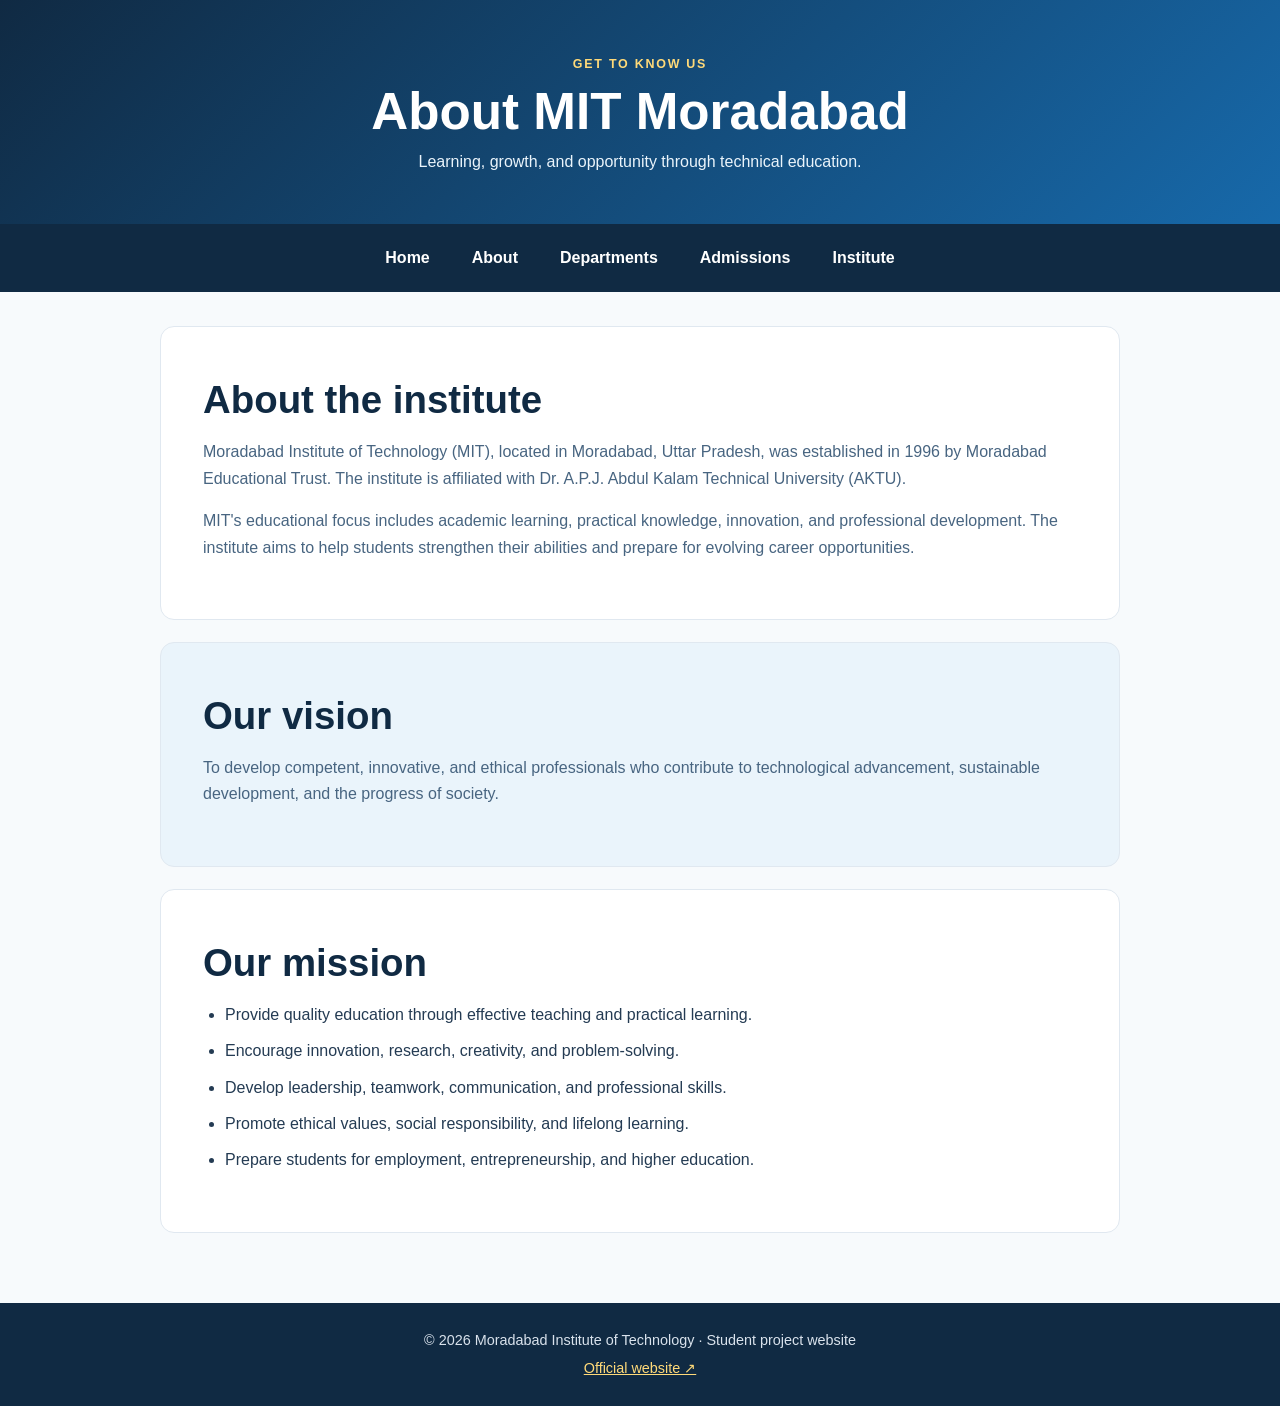
<file: about.html>
<!doctype html>
<html lang="en"><head><meta charset="utf-8"><meta name="viewport" content="width=device-width, initial-scale=1"><meta name="description" content="Learn about Moradabad Institute of Technology, its vision and mission."><title>About | MIT Moradabad</title><link rel="stylesheet" href="style.css"></head>
<body><header class="page-header"><p class="eyebrow">Get to know us</p><h1>About MIT Moradabad</h1><p>Learning, growth, and opportunity through technical education.</p></header>
<nav class="site-nav" aria-label="Main navigation">
<a href="index.html">Home</a>
<a href="about.html">About</a>
<a href="departments.html">Departments</a>
<a href="admission.html">Admissions</a>
<a href="institute.html">Institute</a>
</nav>
<main class="content-page">
<section class="content-section"><h2>About the institute</h2><p>Moradabad Institute of Technology (MIT), located in Moradabad, Uttar Pradesh, was established in 1996 by Moradabad Educational Trust. The institute is affiliated with Dr. A.P.J. Abdul Kalam Technical University (AKTU).</p><p>MIT's educational focus includes academic learning, practical knowledge, innovation, and professional development. The institute aims to help students strengthen their abilities and prepare for evolving career opportunities.</p></section>
<section class="content-section tinted"><h2>Our vision</h2><p>To develop competent, innovative, and ethical professionals who contribute to technological advancement, sustainable development, and the progress of society.</p></section>
<section class="content-section"><h2>Our mission</h2><ul class="feature-list"><li>Provide quality education through effective teaching and practical learning.</li><li>Encourage innovation, research, creativity, and problem-solving.</li><li>Develop leadership, teamwork, communication, and professional skills.</li><li>Promote ethical values, social responsibility, and lifelong learning.</li><li>Prepare students for employment, entrepreneurship, and higher education.</li></ul></section>
</main><footer class="site-footer"><p>© 2026 Moradabad Institute of Technology · Student project website</p><p><a href="https://www.mitmoradabad.edu.in/" target="_blank" rel="noopener noreferrer">Official website ↗</a></p></footer></body></html>
</file>
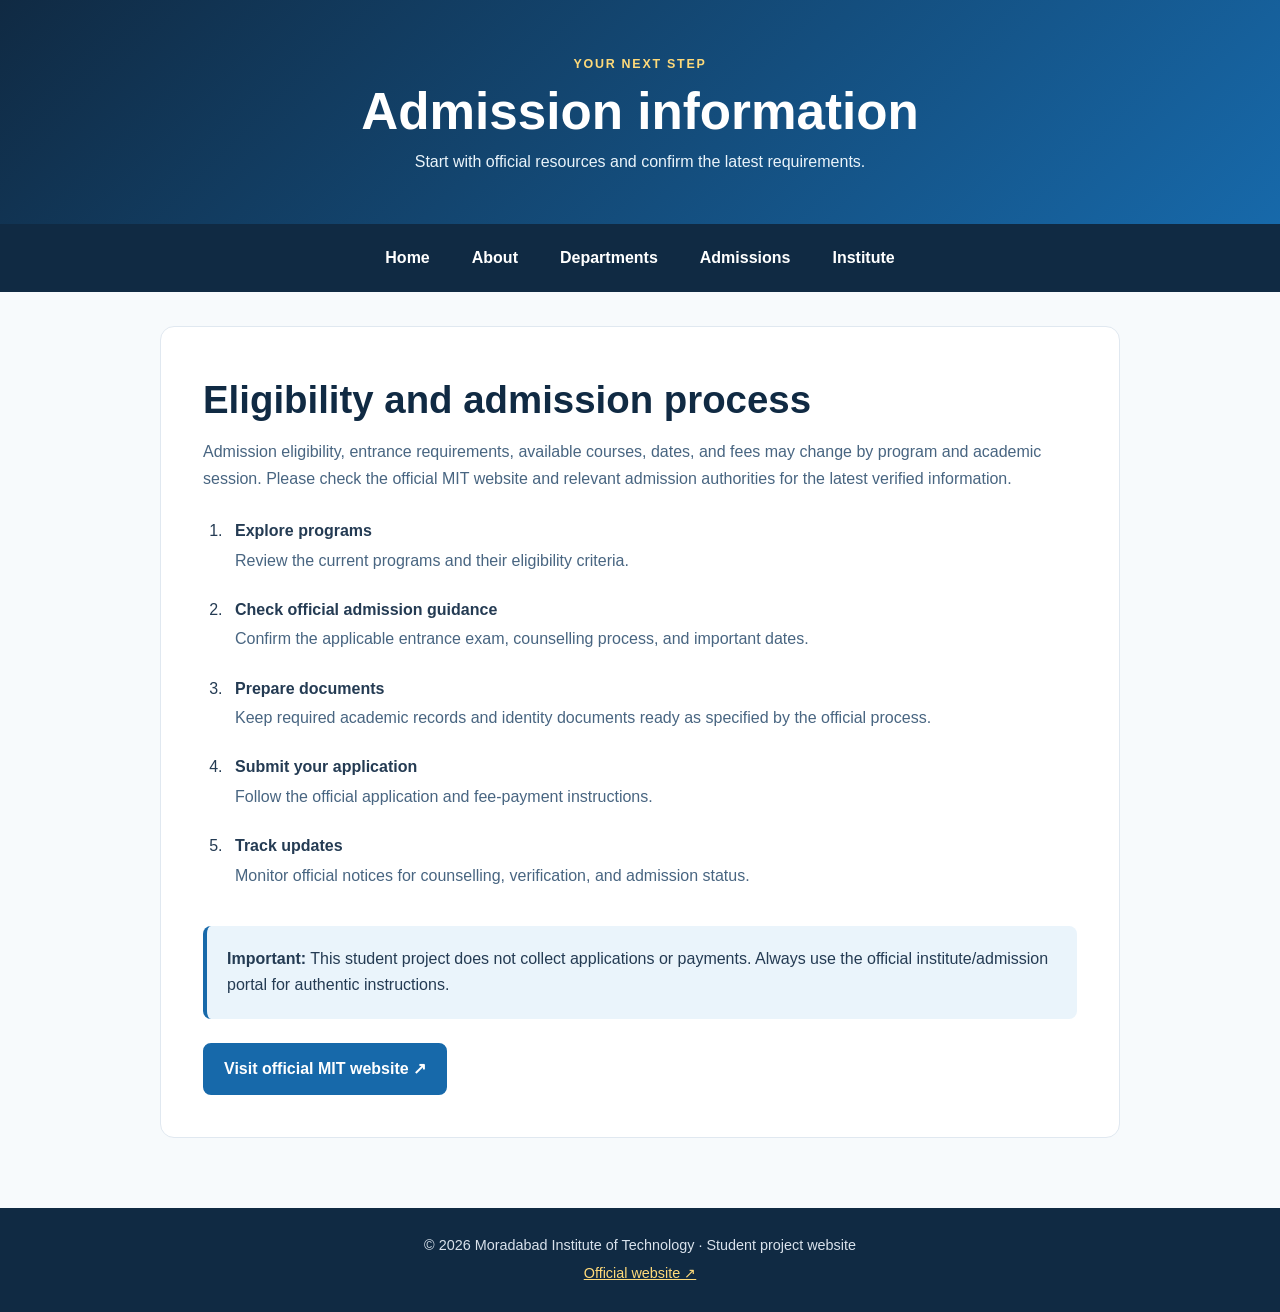
<file: admission.html>
<!doctype html>
<html lang="en"><head><meta charset="utf-8"><meta name="viewport" content="width=device-width, initial-scale=1"><meta name="description" content="Admission information and official resources for MIT Moradabad."><title>Admissions | MIT Moradabad</title><link rel="stylesheet" href="style.css"></head>
<body><header class="page-header"><p class="eyebrow">Your next step</p><h1>Admission information</h1><p>Start with official resources and confirm the latest requirements.</p></header>
<nav class="site-nav" aria-label="Main navigation">
<a href="index.html">Home</a>
<a href="about.html">About</a>
<a href="departments.html">Departments</a>
<a href="admission.html">Admissions</a>
<a href="institute.html">Institute</a>
</nav>
<main class="content-page"><section class="content-section"><h2>Eligibility and admission process</h2><p>Admission eligibility, entrance requirements, available courses, dates, and fees may change by program and academic session. Please check the official MIT website and relevant admission authorities for the latest verified information.</p><ol class="steps"><li><strong>Explore programs</strong><p>Review the current programs and their eligibility criteria.</p></li><li><strong>Check official admission guidance</strong><p>Confirm the applicable entrance exam, counselling process, and important dates.</p></li><li><strong>Prepare documents</strong><p>Keep required academic records and identity documents ready as specified by the official process.</p></li><li><strong>Submit your application</strong><p>Follow the official application and fee-payment instructions.</p></li><li><strong>Track updates</strong><p>Monitor official notices for counselling, verification, and admission status.</p></li></ol>
<div class="notice"><strong>Important:</strong> This student project does not collect applications or payments. Always use the official institute/admission portal for authentic instructions.</div><a class="button" href="https://www.mitmoradabad.edu.in/" target="_blank" rel="noopener noreferrer">Visit official MIT website ↗</a></section></main>
<footer class="site-footer"><p>© 2026 Moradabad Institute of Technology · Student project website</p><p><a href="https://www.mitmoradabad.edu.in/" target="_blank" rel="noopener noreferrer">Official website ↗</a></p></footer></body></html>
</file>
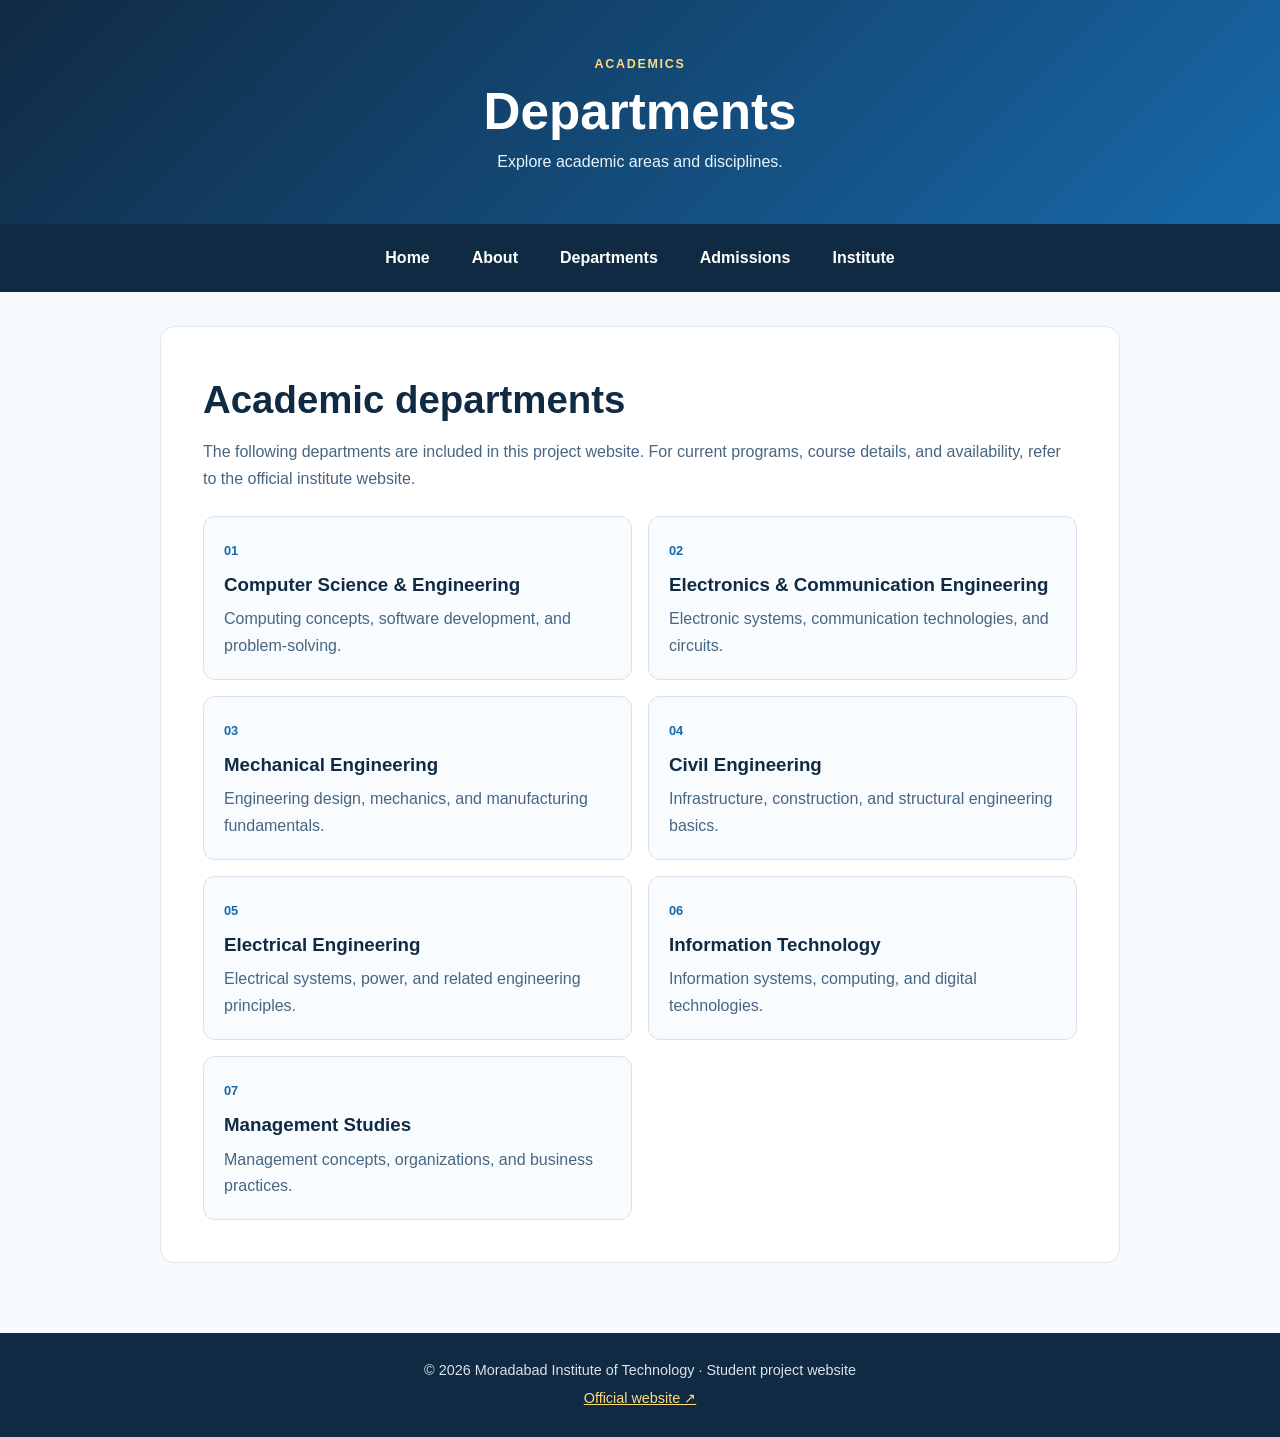
<file: departments.html>
<!doctype html>
<html lang="en"><head><meta charset="utf-8"><meta name="viewport" content="width=device-width, initial-scale=1"><meta name="description" content="Explore academic departments listed on the MIT Moradabad student website."><title>Departments | MIT Moradabad</title><link rel="stylesheet" href="style.css"></head>
<body><header class="page-header"><p class="eyebrow">Academics</p><h1>Departments</h1><p>Explore academic areas and disciplines.</p></header>
<nav class="site-nav" aria-label="Main navigation">
<a href="index.html">Home</a>
<a href="about.html">About</a>
<a href="departments.html">Departments</a>
<a href="admission.html">Admissions</a>
<a href="institute.html">Institute</a>
</nav>
<main class="content-page"><section class="content-section"><h2>Academic departments</h2><p>The following departments are included in this project website. For current programs, course details, and availability, refer to the official institute website.</p><div class="department-grid">
<article class="department-card"><span>01</span><h3>Computer Science & Engineering</h3><p>Computing concepts, software development, and problem-solving.</p></article>
<article class="department-card"><span>02</span><h3>Electronics & Communication Engineering</h3><p>Electronic systems, communication technologies, and circuits.</p></article>
<article class="department-card"><span>03</span><h3>Mechanical Engineering</h3><p>Engineering design, mechanics, and manufacturing fundamentals.</p></article>
<article class="department-card"><span>04</span><h3>Civil Engineering</h3><p>Infrastructure, construction, and structural engineering basics.</p></article>
<article class="department-card"><span>05</span><h3>Electrical Engineering</h3><p>Electrical systems, power, and related engineering principles.</p></article>
<article class="department-card"><span>06</span><h3>Information Technology</h3><p>Information systems, computing, and digital technologies.</p></article>
<article class="department-card"><span>07</span><h3>Management Studies</h3><p>Management concepts, organizations, and business practices.</p></article>
</div></section></main>
<footer class="site-footer"><p>© 2026 Moradabad Institute of Technology · Student project website</p><p><a href="https://www.mitmoradabad.edu.in/" target="_blank" rel="noopener noreferrer">Official website ↗</a></p></footer></body></html>
</file>
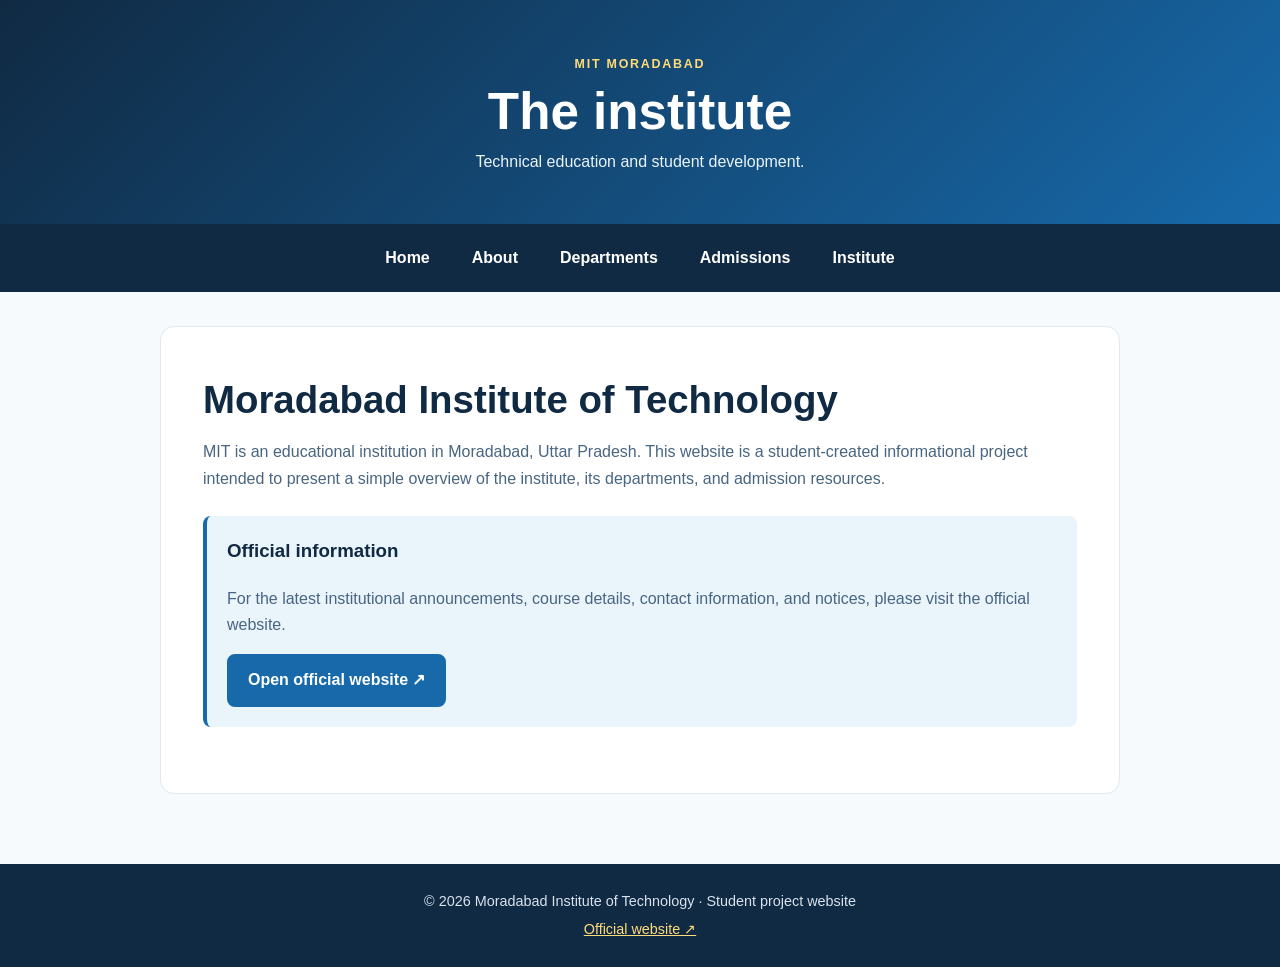
<file: institute.html>
<!doctype html>
<html lang="en"><head><meta charset="utf-8"><meta name="viewport" content="width=device-width, initial-scale=1"><meta name="description" content="Institute overview and official link for MIT Moradabad."><title>Institute | MIT Moradabad</title><link rel="stylesheet" href="style.css"></head>
<body><header class="page-header"><p class="eyebrow">MIT Moradabad</p><h1>The institute</h1><p>Technical education and student development.</p></header>
<nav class="site-nav" aria-label="Main navigation">
<a href="index.html">Home</a>
<a href="about.html">About</a>
<a href="departments.html">Departments</a>
<a href="admission.html">Admissions</a>
<a href="institute.html">Institute</a>
</nav>
<main class="content-page"><section class="content-section"><h2>Moradabad Institute of Technology</h2><p>MIT is an educational institution in Moradabad, Uttar Pradesh. This website is a student-created informational project intended to present a simple overview of the institute, its departments, and admission resources.</p><div class="info-panel"><h3>Official information</h3><p>For the latest institutional announcements, course details, contact information, and notices, please visit the official website.</p><a class="button" href="https://www.mitmoradabad.edu.in/" target="_blank" rel="noopener noreferrer">Open official website ↗</a></div></section></main>
<footer class="site-footer"><p>© 2026 Moradabad Institute of Technology · Student project website</p><p><a href="https://www.mitmoradabad.edu.in/" target="_blank" rel="noopener noreferrer">Official website ↗</a></p></footer></body></html>
</file>
<file: style.css>
:root{--navy:#102a43;--blue:#1769aa;--sky:#eaf4fb;--ink:#243b53;--muted:#627d98;--paper:#f7fafc;--white:#fff;--accent:#f0a500}
*{box-sizing:border-box}
html{scroll-behavior:smooth}
body{margin:0;font-family:Inter,Segoe UI,Arial,sans-serif;color:var(--ink);background:var(--paper);line-height:1.65}
a{color:var(--blue)}
.site-header{background:var(--white);padding:16px clamp(18px,5vw,72px);border-bottom:1px solid #d9e2ec}
.brand{display:flex;align-items:center;gap:18px;text-decoration:none;color:var(--navy);max-width:1200px;margin:auto}
.brand img{width:82px;height:auto;object-fit:contain}
.brand strong{display:block;font-size:clamp(1rem,2vw,1.35rem);line-height:1.25}
.brand small{display:block;color:var(--muted);font-size:.9rem;margin-top:4px}
.site-nav{display:flex;justify-content:center;gap:8px;flex-wrap:wrap;background:var(--navy);padding:12px 16px}
.site-nav a{color:#fff;text-decoration:none;font-weight:600;padding:9px 17px;border-radius:7px}
.site-nav a:hover,.site-nav a:focus{background:#244d70;outline:none}
.hero{max-width:1200px;margin:40px auto;padding:0 clamp(18px,4vw,42px);display:grid;grid-template-columns:1.05fr .95fr;gap:42px;align-items:center}
.hero-copy h1{font-size:clamp(2.2rem,5vw,4.25rem);line-height:1.08;letter-spacing:-.04em;color:var(--navy);margin:8px 0 20px}
.hero-copy>p:not(.eyebrow){font-size:1.08rem;color:#486581;max-width:620px}
.eyebrow{text-transform:uppercase;letter-spacing:.14em;font-weight:800;font-size:.78rem;color:var(--blue);margin:0}
.hero-image{width:100%;height:360px;object-fit:cover;border-radius:18px;box-shadow:0 18px 45px #102a4320}
.hero-actions{display:flex;gap:12px;flex-wrap:wrap;margin-top:26px}
.button{display:inline-block;padding:11px 19px;border-radius:8px;background:var(--blue);color:#fff;text-decoration:none;font-weight:700;border:2px solid var(--blue)}
.button:hover{background:#0e4f83;border-color:#0e4f83}
.button-outline{background:transparent;color:var(--blue)}
.button-outline:hover{color:#fff}
.section{padding:60px clamp(18px,4vw,42px);background:#fff}
.section-heading{text-align:center;max-width:720px;margin:0 auto 30px}
.section-heading h2,.content-section h2{font-size:clamp(1.7rem,3vw,2.4rem);line-height:1.2;color:var(--navy);margin:8px 0 12px}
.cards{display:grid;grid-template-columns:repeat(3,1fr);gap:22px;max-width:1100px;margin:auto}
.card{border:1px solid #d9e2ec;border-radius:14px;padding:26px;background:#fff;box-shadow:0 8px 25px #102a4308}
.card-icon{font-weight:800;color:var(--blue);font-size:.85rem;letter-spacing:.08em}
.card h3{color:var(--navy);margin:8px 0}
.card p{color:var(--muted)}
.card a{font-weight:700;text-decoration:none}
.photo-strip{display:grid;grid-template-columns:1fr 1fr;gap:18px;max-width:1100px;margin:45px auto;padding:0 18px}
.photo-strip img{width:100%;height:260px;object-fit:cover;border-radius:14px}
.page-header{text-align:center;background:linear-gradient(135deg,#102a43,#1769aa);color:#fff;padding:54px 20px 48px}
.page-header .eyebrow{color:#ffda79}
.page-header h1{font-size:clamp(2rem,4vw,3.2rem);margin:8px 0;line-height:1.15}
.page-header p:last-child{margin:8px auto 0;max-width:700px;color:#eaf4fb}
.content-page{max-width:1000px;margin:34px auto 70px;padding:0 20px}
.content-section{background:#fff;border:1px solid #e0e8f0;border-radius:14px;padding:clamp(22px,4vw,42px);margin-bottom:22px}
.content-section p{color:#486581}
.tinted{background:var(--sky)}
.feature-list{padding-left:22px}
.feature-list li{margin:10px 0}
.department-grid{display:grid;grid-template-columns:repeat(2,1fr);gap:16px;margin-top:24px}
.department-card{border:1px solid #d9e2ec;border-radius:12px;padding:20px;background:#f9fcff}
.department-card span{font-size:.8rem;font-weight:800;color:var(--blue)}
.department-card h3{margin:6px 0;color:var(--navy)}
.department-card p{margin:0}
.steps{padding-left:24px}
.steps li{padding:10px 0 10px 8px}
.steps p{margin:3px 0}
.notice,.info-panel{padding:20px;background:var(--sky);border-left:4px solid var(--blue);border-radius:8px;margin:24px 0}
.info-panel h3{margin-top:0;color:var(--navy)}
.site-footer{background:var(--navy);color:#d9e2ec;text-align:center;padding:22px 16px;font-size:.9rem}
.site-footer p{margin:4px}
.site-footer a{color:#ffda79}
@media(max-width:800px){.hero{grid-template-columns:1fr;gap:25px;margin:25px auto}.hero-image{height:280px}.cards{grid-template-columns:1fr}.photo-strip{grid-template-columns:1fr}.photo-strip img{height:220px}}
@media(max-width:520px){.brand img{width:60px}.brand{gap:12px}.site-nav{gap:2px;padding:8px}.site-nav a{padding:8px 10px;font-size:.9rem}.hero-copy h1{font-size:2.3rem}.department-grid{grid-template-columns:1fr}.page-header{padding:38px 16px}}
</file>
